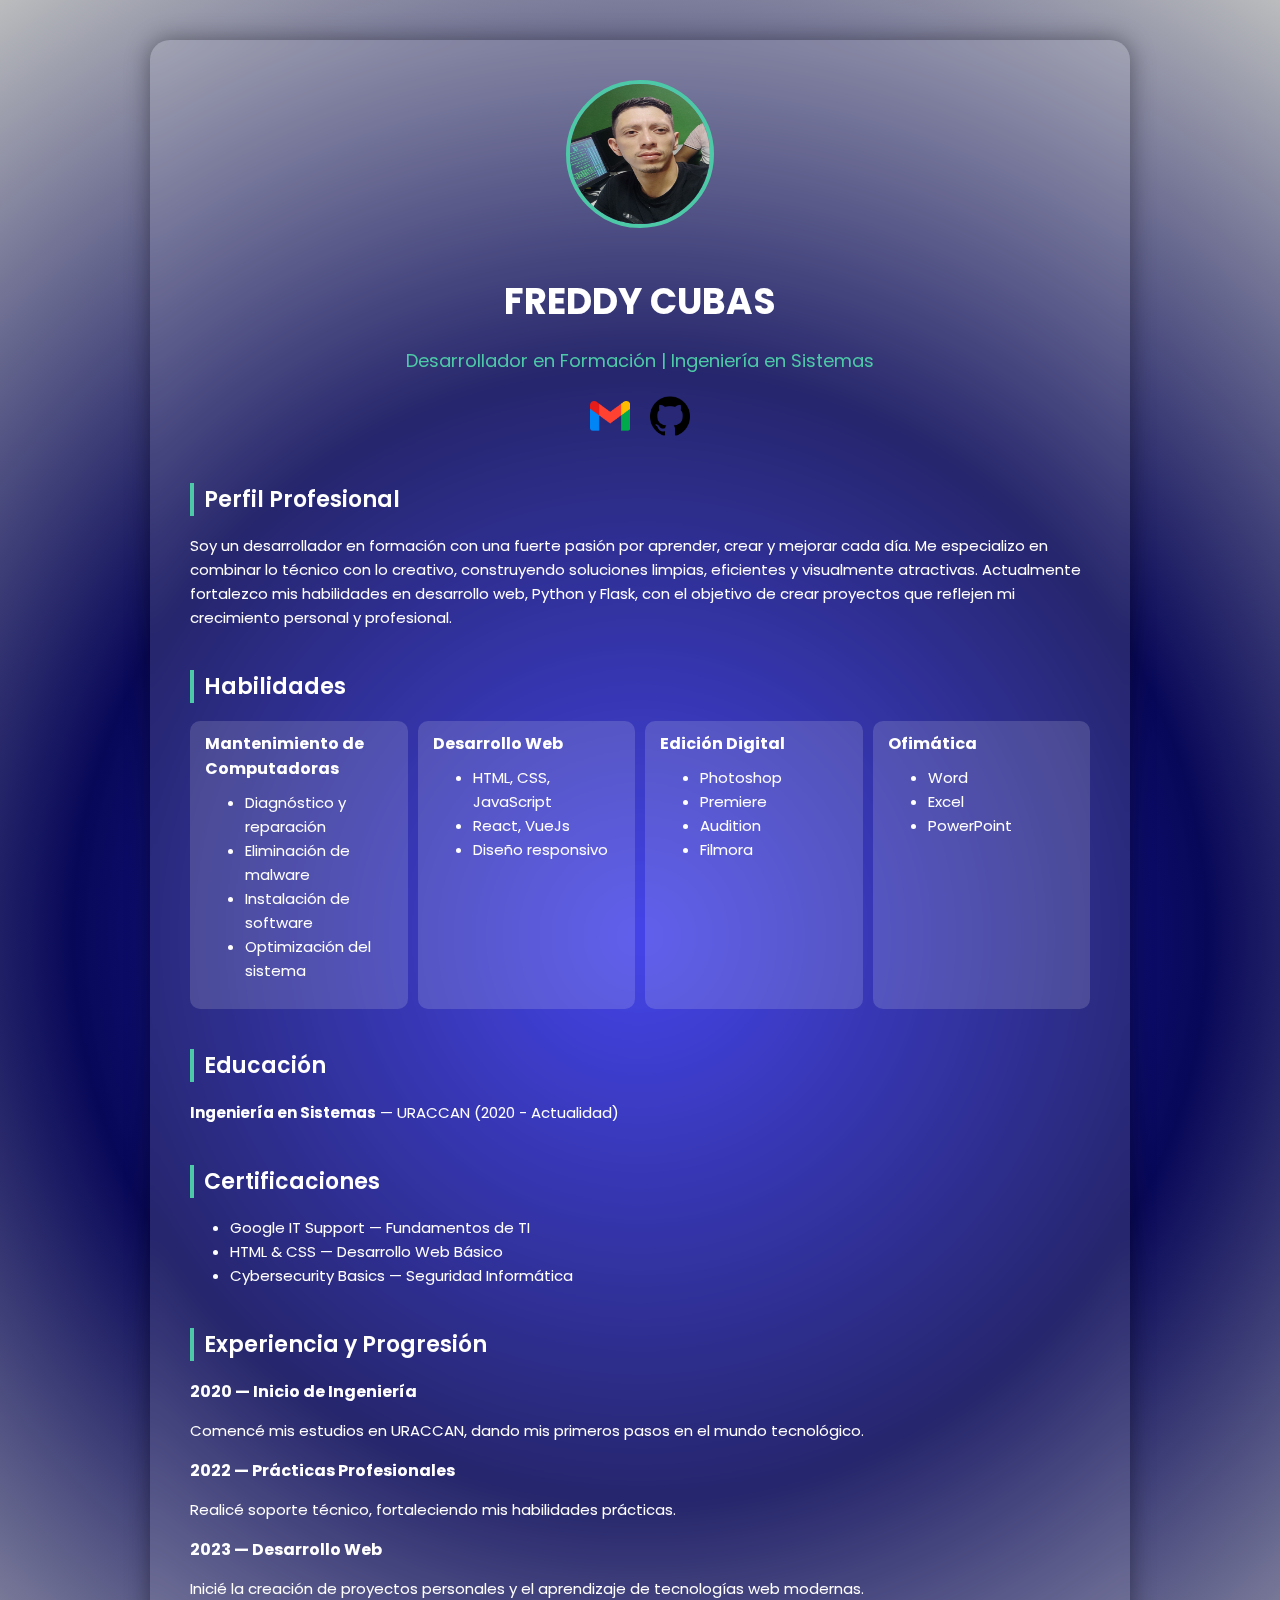
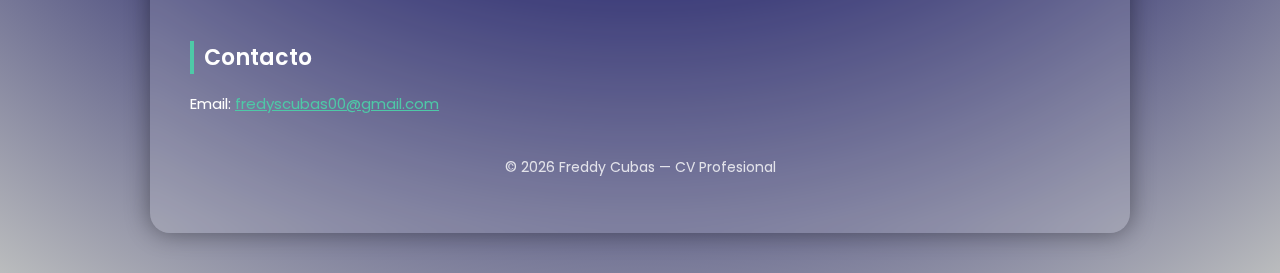
<file: index.html>
<!DOCTYPE html>
<html lang="es">
<head>
  <meta charset="UTF-8">
  <meta name="viewport" content="width=device-width, initial-scale=1.0">
  <title>CV - Freddy Cubas</title>
  <link rel="stylesheet" href="Estilos/styles.css">

  <!-- Google Fonts -->
  <link href="https://fonts.googleapis.com/css2?family=Poppins:wght@300;400;600;700&display=swap" rel="stylesheet">

</head>
<body>

  <div class="cv-container">

    <!-- ENCABEZADO CON FOTO E ICONOS -->
    <div class="header">
      <img src="Cubas.jpg" alt="Foto de Freddy Cubas" class="profile-img">

      <h1>FREDDY CUBAS</h1>
      <p class="subtitle">Desarrollador en Formación | Ingeniería en Sistemas</p>

      <div class="icons">
        <a href="mailto:fredyscubas00@gmail.com">
          <img src="G-mail.png" alt="Gmail">
        </a>

        <a href="https://github.com/" target="_blank">
          <img src="github.png" alt="GitHub">
        </a>
      </div>
    </div>

    <!-- PERFIL PROFESIONAL -->
    <div class="section">
      <h2>Perfil Profesional</h2>
      <p>
        Soy un desarrollador en formación con una fuerte pasión por aprender, crear y mejorar cada día. Me especializo
        en combinar lo técnico con lo creativo, construyendo soluciones limpias, eficientes y visualmente atractivas.
        Actualmente fortalezco mis habilidades en desarrollo web, Python y Flask, con el objetivo de crear proyectos que
        reflejen mi crecimiento personal y profesional.
      </p>
    </div>
    <!-- HABILIDADES -->
    <div class="section">
      <h2>Habilidades</h2>

      <div class="skills-grid">
        <div class="skill-box">
          <strong>Mantenimiento de Computadoras</strong>
          <ul>
            <li>Diagnóstico y reparación</li>
            <li>Eliminación de malware</li>
            <li>Instalación de software</li>
            <li>Optimización del sistema</li>
          </ul>
        </div>

        <div class="skill-box">
          <strong>Desarrollo Web</strong>
          <ul>
            <li>HTML, CSS, JavaScript</li>
            <li>React, VueJs</li>
            <li>Diseño responsivo</li>
          </ul>
        </div>

        <div class="skill-box">
          <strong>Edición Digital</strong>
          <ul>
            <li>Photoshop</li>
            <li>Premiere</li>
            <li>Audition</li>
            <li>Filmora</li>
          </ul>
        </div>

        <div class="skill-box">
          <strong>Ofimática</strong>
          <ul>
            <li>Word</li>
            <li>Excel</li>
            <li>PowerPoint</li>
          </ul>
        </div>
      </div>
    </div>

    <!-- EDUCACIÓN -->
    <div class="section">
      <h2>Educación</h2>
      <p><strong>Ingeniería en Sistemas</strong> — URACCAN (2020 - Actualidad)</p>
    </div>

    <!-- CERTIFICACIONES -->
    <div class="section">
      <h2>Certificaciones</h2>
      <ul>
        <li>Google IT Support — Fundamentos de TI</li>
        <li>HTML & CSS — Desarrollo Web Básico</li>
        <li>Cybersecurity Basics — Seguridad Informática</li>
      </ul>
    </div>

    <!-- EXPERIENCIA / TIMELINE -->
    <div class="section">
      <h2>Experiencia y Progresión</h2>

      <div class="timeline-item">
        <strong>2020 — Inicio de Ingeniería</strong>
        <p>Comencé mis estudios en URACCAN, dando mis primeros pasos en el mundo tecnológico.</p>
      </div>

      <div class="timeline-item">
        <strong>2022 — Prácticas Profesionales</strong>
        <p>Realicé soporte técnico, fortaleciendo mis habilidades prácticas.</p>
      </div>

      <div class="timeline-item">
        <strong>2023 — Desarrollo Web</strong>
        <p>Inicié la creación de proyectos personales y el aprendizaje de tecnologías web modernas.</p>
      </div>
    </div>
    <!-- CONTACTO -->
    <div class="section">
      <h2>Contacto</h2>
      <p>Email: <a href="mailto:fredyscubas00@gmail.com" style="color:#4ec9a7;">fredyscubas00@gmail.com</a></p>
    </div>
    <p class="footer">&copy; 2026 Freddy Cubas — CV Profesional</p>
  </div>
</body>
</html>
</file>
<file: Estilos/styles.css>
@page {
  margin: 25mm;
}

@media print {
  body {
    background: rgb(7, 128, 134) !important;
  }

  .cv-container {
    box-shadow: none !important;
    background: white !important;
    color: black !important;
  }

  .profile-img {
    border-color: #2b2be8 !important;
  }

  .icons img {
    filter: none !important;
  }
}

/* ===========================
       ESTILO GENERAL
    ============================ */
body {
  margin: 0;
  padding: 40px;
  font-family: 'Poppins', sans-serif;
  background: radial-gradient(circle at center, #2b2be8, #080859, #10161b49);
  color: #fff;
}

.cv-container {
  max-width: 900px;
  margin: auto;
  background: rgba(255, 255, 255, 0.12);
  padding: 40px;
  border-radius: 20px;
  backdrop-filter: blur(10px);
  box-shadow: 0 0 25px rgba(0, 0, 0, 0.4);
}

/* ===========================
       ENCABEZADO
    ============================ */
.header {
  text-align: center;
  margin-bottom: 30px;
}

.profile-img {
  width: 140px;
  height: 140px;
  border-radius: 50%;
  border: 4px solid #4ec9a7;
  margin-bottom: 15px;
}

.icons {
  margin-top: 10px;
  display: flex;
  justify-content: center;
  gap: 20px;
}

.icons img {
  width: 40px;
  transition: 0.3s ease;
}

.icons img:hover {
  transform: scale(1.1);
  filter: drop-shadow(0 0 6px #7fe7c4);
}

h1 {
  font-size: 36px;
  margin-bottom: 5px;
  font-weight: 700;
}

.subtitle {
  font-size: 18px;
  color: #4ec9a7;
  margin-bottom: 20px;
}

/* ===========================
       SECCIONES
    ============================ */
h2 {
  font-size: 22px;
  margin-top: 40px;
  border-left: 4px solid #4ec9a7;
  padding-left: 10px;
  font-weight: 600;
}

p,
li {
  font-size: 15px;
  line-height: 1.6;
}

.section {
  margin-bottom: 25px;
}

ul {
  margin-top: 10px;
}

/* ===========================
       HABILIDADES
    ============================ */
.skills-grid {
  display: grid;
  grid-template-columns: repeat(auto-fit, minmax(200px, 1fr));
  gap: 10px;
}

.skill-box {
  background: rgba(255, 255, 255, 0.15);
  padding: 10px 15px;
  border-radius: 10px;
}

/* ===========================
       TIMELINE
    ============================ */
.timeline-item {
  margin-bottom: 15px;
}

/* ===========================
       FOOTER
    ============================ */
.footer {
  text-align: center;
  margin-top: 40px;
  font-size: 14px;
  opacity: 0.8;
}
</file>
